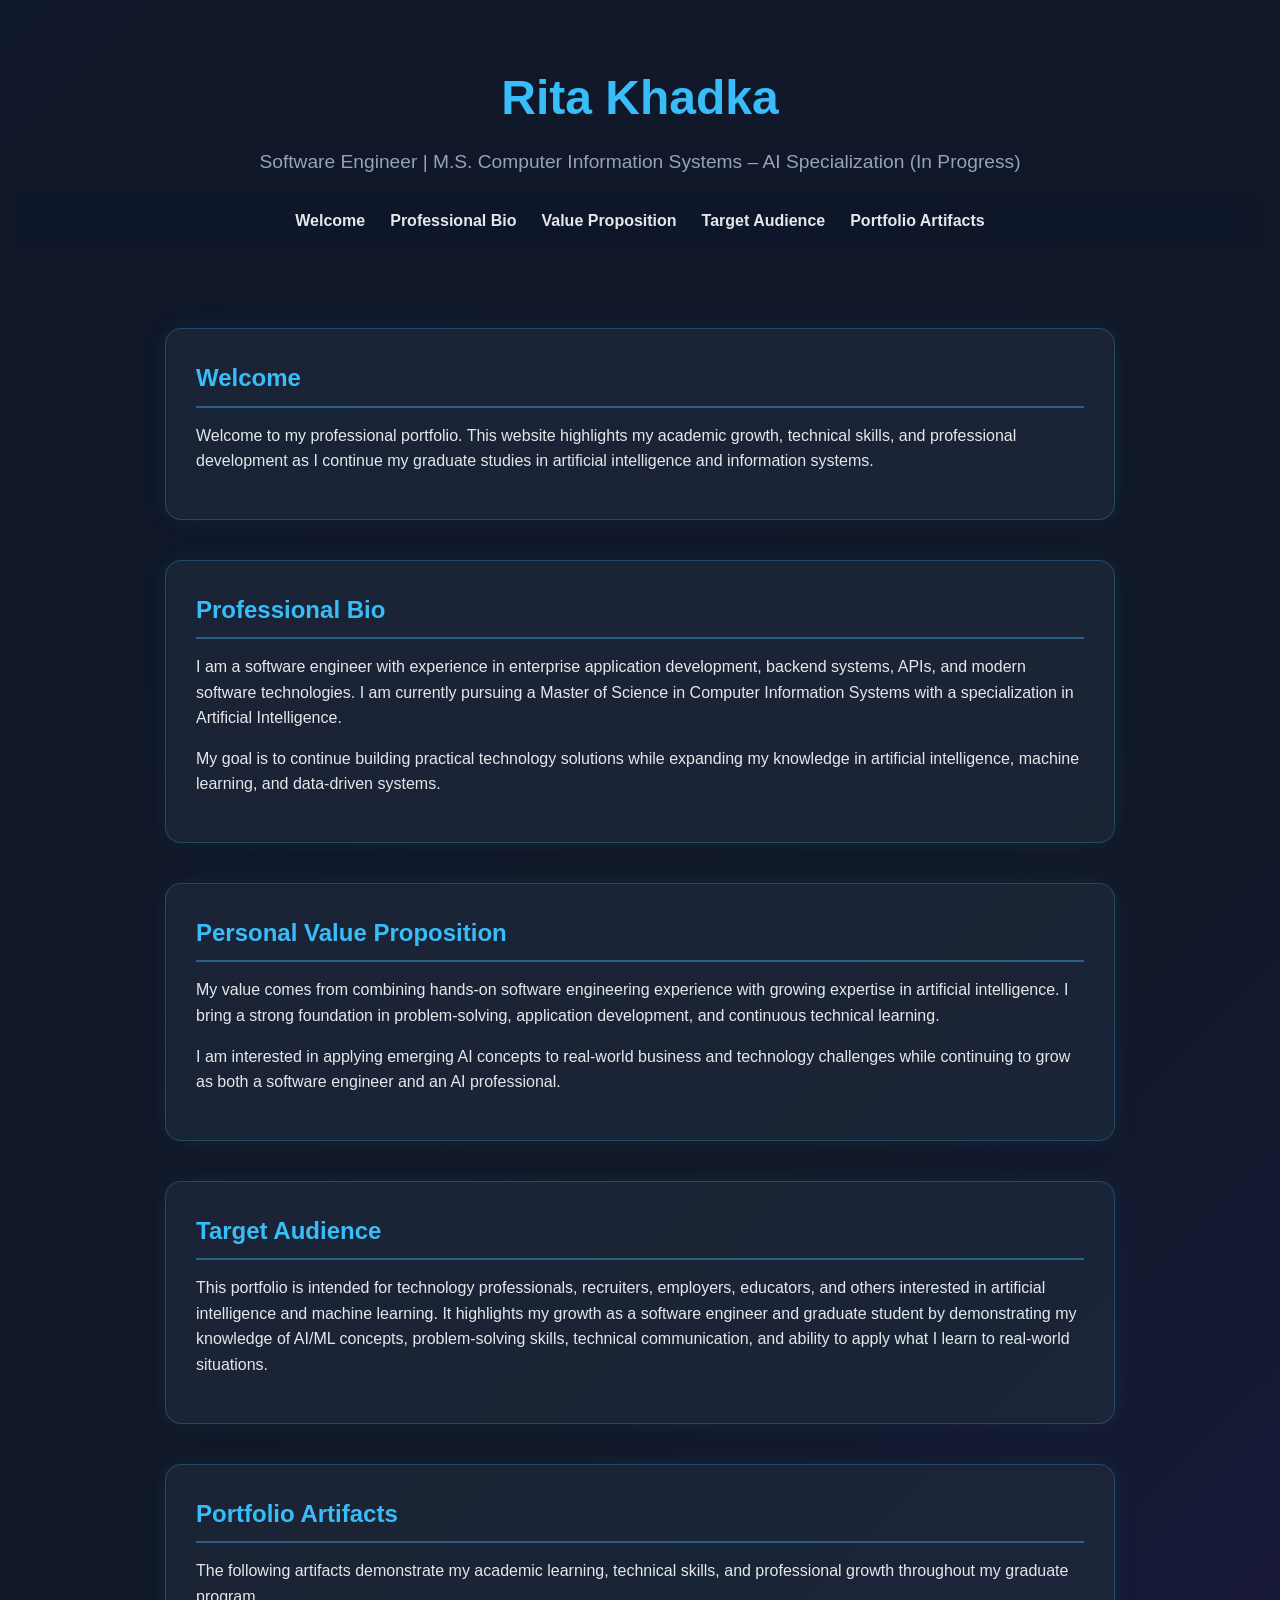
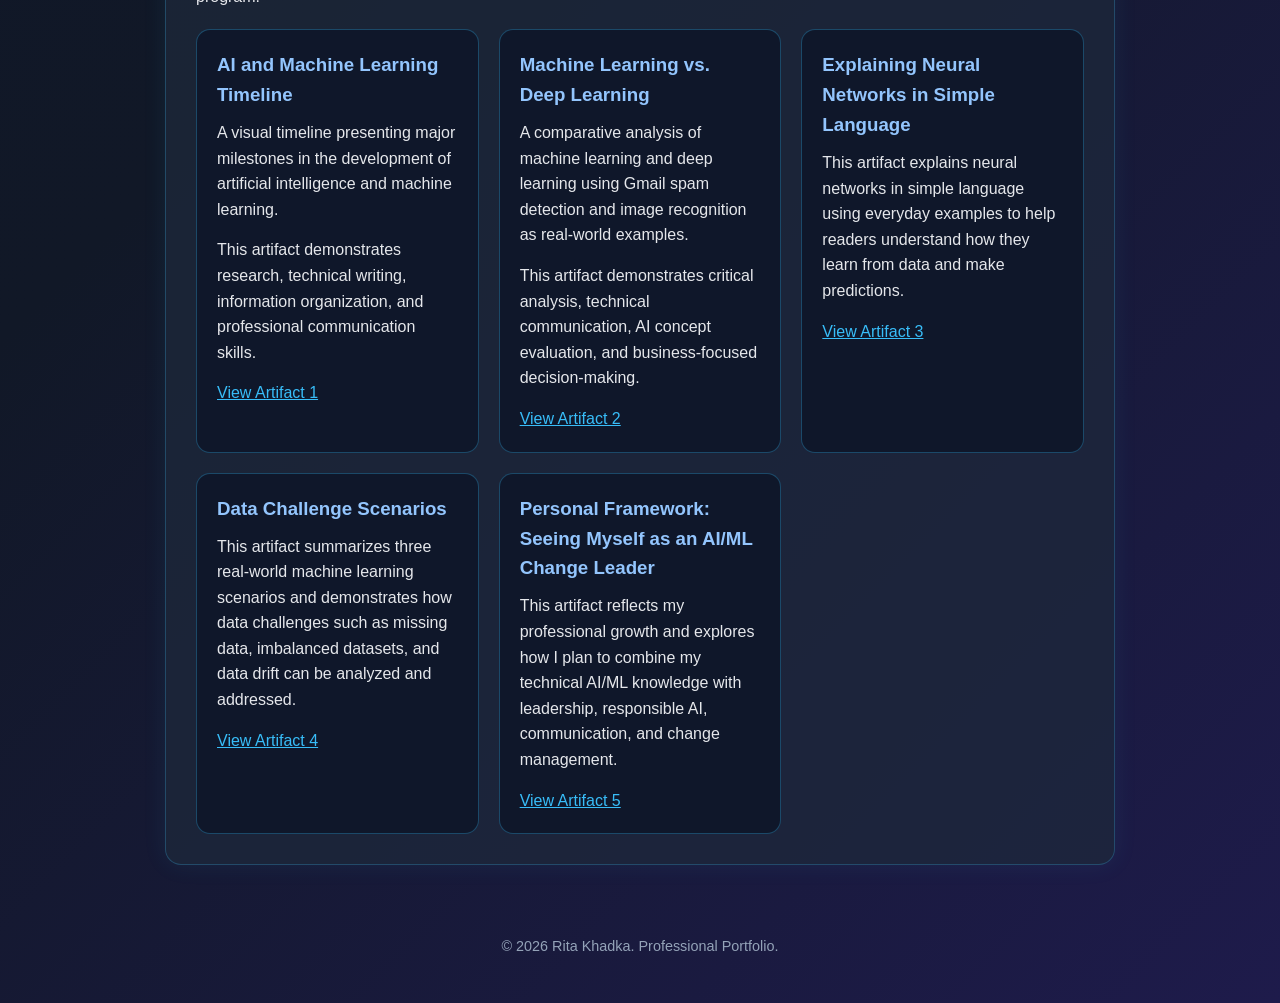
<file: index.html>
<!DOCTYPE html>
<html lang="en">
<head>
  <meta charset="UTF-8">
  <meta name="viewport" content="width=device-width, initial-scale=1.0">

  <title>Rita Khadka | Professional Portfolio</title>

  <link rel="stylesheet" href="style.css">
</head>

<body>

  <header>
    <h1>Rita Khadka</h1>

    <p>
      Software Engineer | M.S. Computer Information Systems – AI Specialization (In Progress)
    </p>

    <nav>
      <a href="#welcome">Welcome</a>
      <a href="#bio">Professional Bio</a>
      <a href="#value">Value Proposition</a>
      <a href="#audience">Target Audience</a>
      <a href="#artifacts">Portfolio Artifacts</a>
    </nav>
  </header>

  <main>

    <section id="welcome">
      <h2>Welcome</h2>

      <p>
        Welcome to my professional portfolio. This website highlights my academic
        growth, technical skills, and professional development as I continue my
        graduate studies in artificial intelligence and information systems.
      </p>
    </section>

    <section id="bio">
      <h2>Professional Bio</h2>

      <p>
        I am a software engineer with experience in enterprise application
        development, backend systems, APIs, and modern software technologies.
        I am currently pursuing a Master of Science in Computer Information
        Systems with a specialization in Artificial Intelligence.
      </p>

      <p>
        My goal is to continue building practical technology solutions while
        expanding my knowledge in artificial intelligence, machine learning,
        and data-driven systems.
      </p>
    </section>

    <section id="value">
      <h2>Personal Value Proposition</h2>

      <p>
        My value comes from combining hands-on software engineering experience
        with growing expertise in artificial intelligence. I bring a strong
        foundation in problem-solving, application development, and continuous
        technical learning.
      </p>

      <p>
        I am interested in applying emerging AI concepts to real-world business
        and technology challenges while continuing to grow as both a software
        engineer and an AI professional.
      </p>
    </section>

    <section id="audience">
  <h2>Target Audience</h2>

  <p>
    This portfolio is intended for technology professionals, recruiters,
    employers, educators, and others interested in artificial intelligence
    and machine learning. It highlights my growth as a software engineer and
    graduate student by demonstrating my knowledge of AI/ML concepts,
    problem-solving skills, technical communication, and ability to apply
    what I learn to real-world situations.
  </p>
</section>

    <section id="artifacts">
      <h2>Portfolio Artifacts</h2>

      <p>
        The following artifacts demonstrate my academic learning, technical
        skills, and professional growth throughout my graduate program.
      </p>

      <div class="artifact-grid">

        <div class="artifact-card">
          <h3>AI and Machine Learning Timeline</h3>

          <p>
            A visual timeline presenting major milestones in the development
            of artificial intelligence and machine learning.
          </p>

          <p>
            This artifact demonstrates research, technical writing,
            information organization, and professional communication skills.
          </p>

          <a href="ai-timeline.html">View Artifact 1</a>
        </div>

    <div class="artifact-card">
  <h3>Machine Learning vs. Deep Learning</h3>

  <p>
    A comparative analysis of machine learning and deep learning using
    Gmail spam detection and image recognition as real-world examples.
  </p>

  <p>
    This artifact demonstrates critical analysis, technical communication,
    AI concept evaluation, and business-focused decision-making.
  </p>

  <a href="ml-vs-dl.html">View Artifact 2</a>
</div>

<div class="artifact-card">
  <h3>Explaining Neural Networks in Simple Language</h3>

  <p>
    This artifact explains neural networks in simple language using everyday
    examples to help readers understand how they learn from data and make
    predictions.
  </p>

  <a href="neural-networks-simple-language.html">
    View Artifact 3
  </a>
</div>

   <div class="artifact-card">
  <h3>Data Challenge Scenarios</h3>

  <p>
    This artifact summarizes three real-world machine learning scenarios and
    demonstrates how data challenges such as missing data, imbalanced datasets,
    and data drift can be analyzed and addressed.
  </p>

  <a href="data-challenge-scenarios.html">
    View Artifact 4
  </a>
</div>

      <div class="artifact-card">
  <h3>Personal Framework: Seeing Myself as an AI/ML Change Leader</h3>

  <p>
    This artifact reflects my professional growth and explores how I plan
    to combine my technical AI/ML knowledge with leadership, responsible AI,
    communication, and change management.
  </p>

  <a href="ai-ml-change-leader.html">
    View Artifact 5
  </a>
</div>

      </div>
    </section>

  </main>

  <footer>
    <p>&copy; 2026 Rita Khadka. Professional Portfolio.</p>
  </footer>

</body>
</html>
</file>
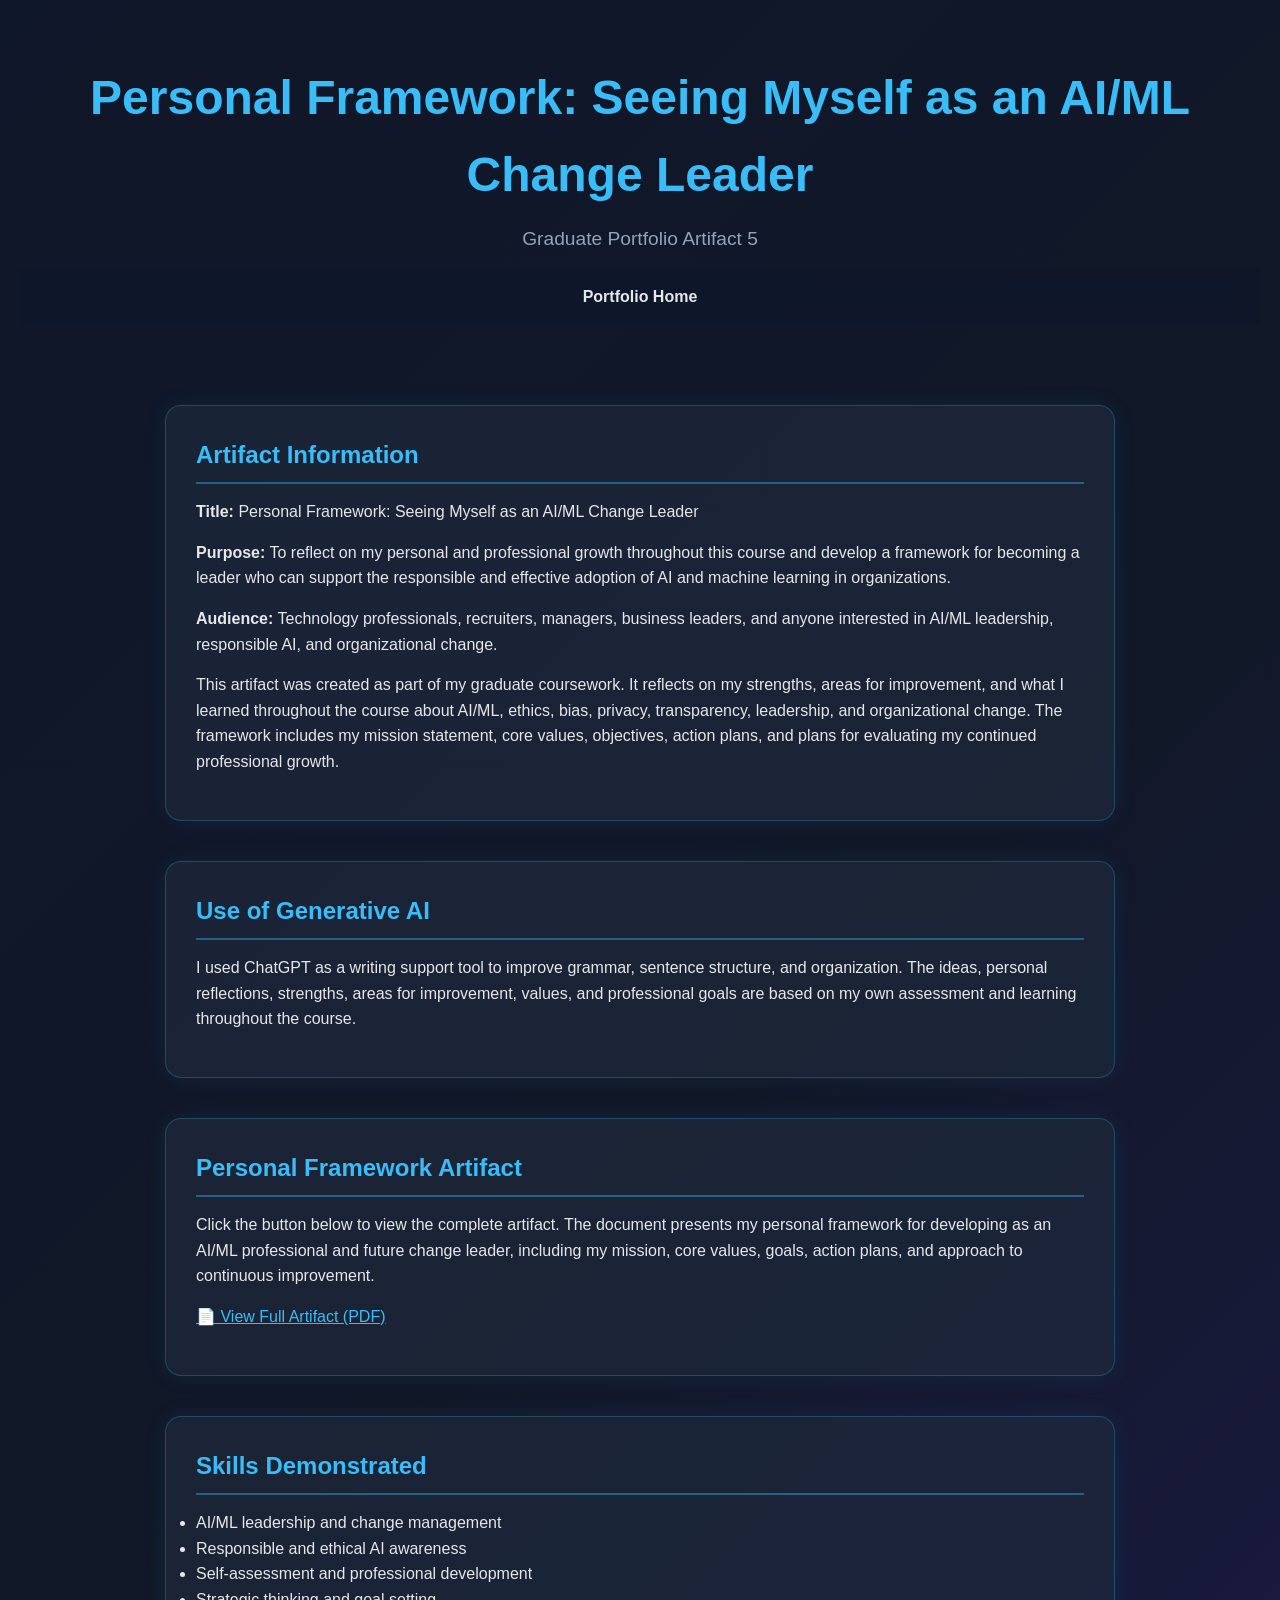
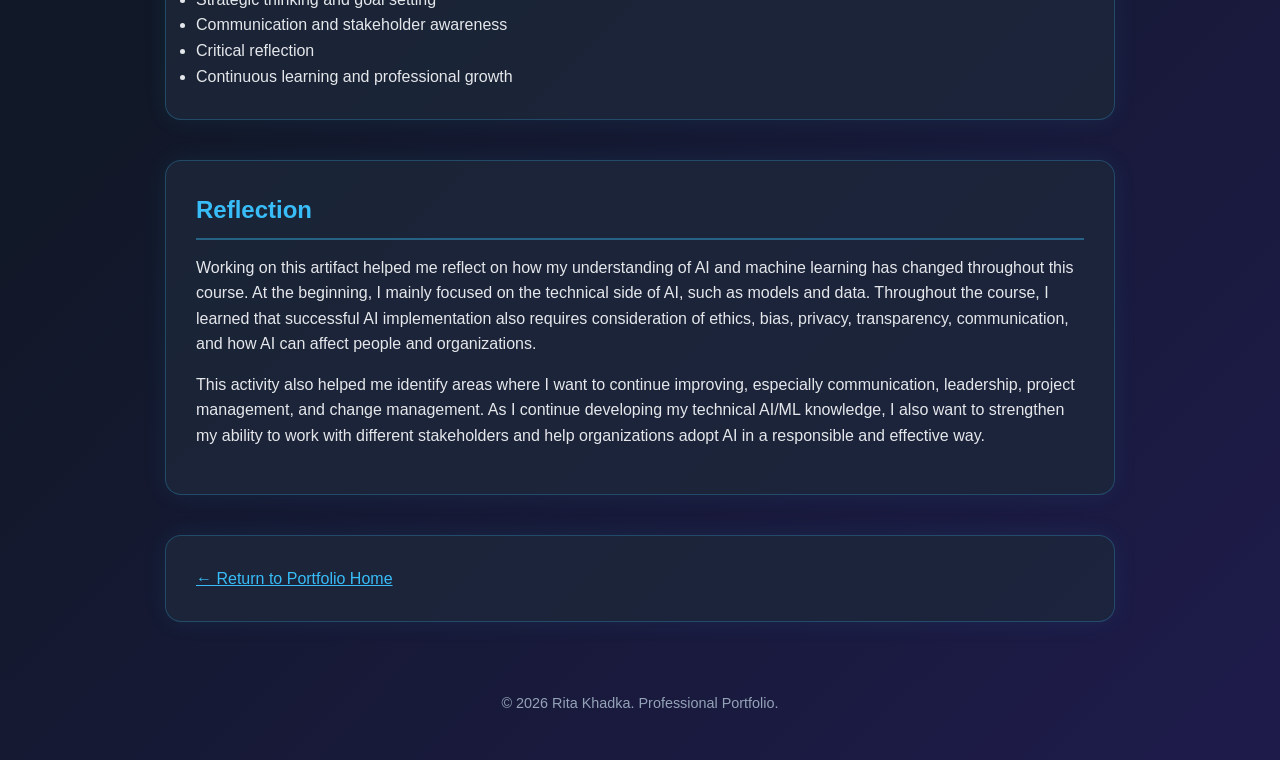
<file: ai-ml-change-leader.html>
<!DOCTYPE html>
<html lang="en">
<head>
  <meta charset="UTF-8">
  <meta name="viewport" content="width=device-width, initial-scale=1.0">

  <title>Personal Framework: AI/ML Change Leader | Rita Khadka</title>

  <link rel="stylesheet" href="style.css">
</head>

<body>

<header>
  <h1>Personal Framework: Seeing Myself as an AI/ML Change Leader</h1>
  <p>Graduate Portfolio Artifact 5</p>

  <nav>
    <a href="index.html">Portfolio Home</a>
  </nav>
</header>

<main>

<section>

<h2>Artifact Information</h2>

<p>
<strong>Title:</strong> Personal Framework: Seeing Myself as an AI/ML Change Leader
</p>

<p>
<strong>Purpose:</strong> To reflect on my personal and professional growth throughout
this course and develop a framework for becoming a leader who can support the responsible
and effective adoption of AI and machine learning in organizations.
</p>

<p>
<strong>Audience:</strong> Technology professionals, recruiters, managers, business
leaders, and anyone interested in AI/ML leadership, responsible AI, and organizational
change.
</p>

<p>
This artifact was created as part of my graduate coursework. It reflects on my strengths,
areas for improvement, and what I learned throughout the course about AI/ML, ethics,
bias, privacy, transparency, leadership, and organizational change. The framework includes
my mission statement, core values, objectives, action plans, and plans for evaluating
my continued professional growth.
</p>

</section>


<section>

<h2>Use of Generative AI</h2>

<p>
I used ChatGPT as a writing support tool to improve grammar, sentence structure,
and organization. The ideas, personal reflections, strengths, areas for improvement,
values, and professional goals are based on my own assessment and learning throughout
the course.
</p>

</section>


<section>

<h2>Personal Framework Artifact</h2>

<p>
Click the button below to view the complete artifact. The document presents my
personal framework for developing as an AI/ML professional and future change leader,
including my mission, core values, goals, action plans, and approach to continuous
improvement.
</p>

<p>
<a href="ai-ml-change-leader.pdf"
target="_blank"
rel="noopener noreferrer"
class="artifact-link">
📄 View Full Artifact (PDF)
</a>
</p>

</section>


<section>

<h2>Skills Demonstrated</h2>

<ul>
  <li>AI/ML leadership and change management</li>
  <li>Responsible and ethical AI awareness</li>
  <li>Self-assessment and professional development</li>
  <li>Strategic thinking and goal setting</li>
  <li>Communication and stakeholder awareness</li>
  <li>Critical reflection</li>
  <li>Continuous learning and professional growth</li>
</ul>

</section>


<section>

<h2>Reflection</h2>

<p>
Working on this artifact helped me reflect on how my understanding of AI and machine
learning has changed throughout this course. At the beginning, I mainly focused on the
technical side of AI, such as models and data. Throughout the course, I learned that
successful AI implementation also requires consideration of ethics, bias, privacy,
transparency, communication, and how AI can affect people and organizations.
</p>

<p>
This activity also helped me identify areas where I want to continue improving,
especially communication, leadership, project management, and change management.
As I continue developing my technical AI/ML knowledge, I also want to strengthen my
ability to work with different stakeholders and help organizations adopt AI in a
responsible and effective way.
</p>

</section>


<section>
  <a href="index.html">← Return to Portfolio Home</a>
</section>

</main>

<footer>
  <p>&copy; 2026 Rita Khadka. Professional Portfolio.</p>
</footer>

</body>
</html>
</file>
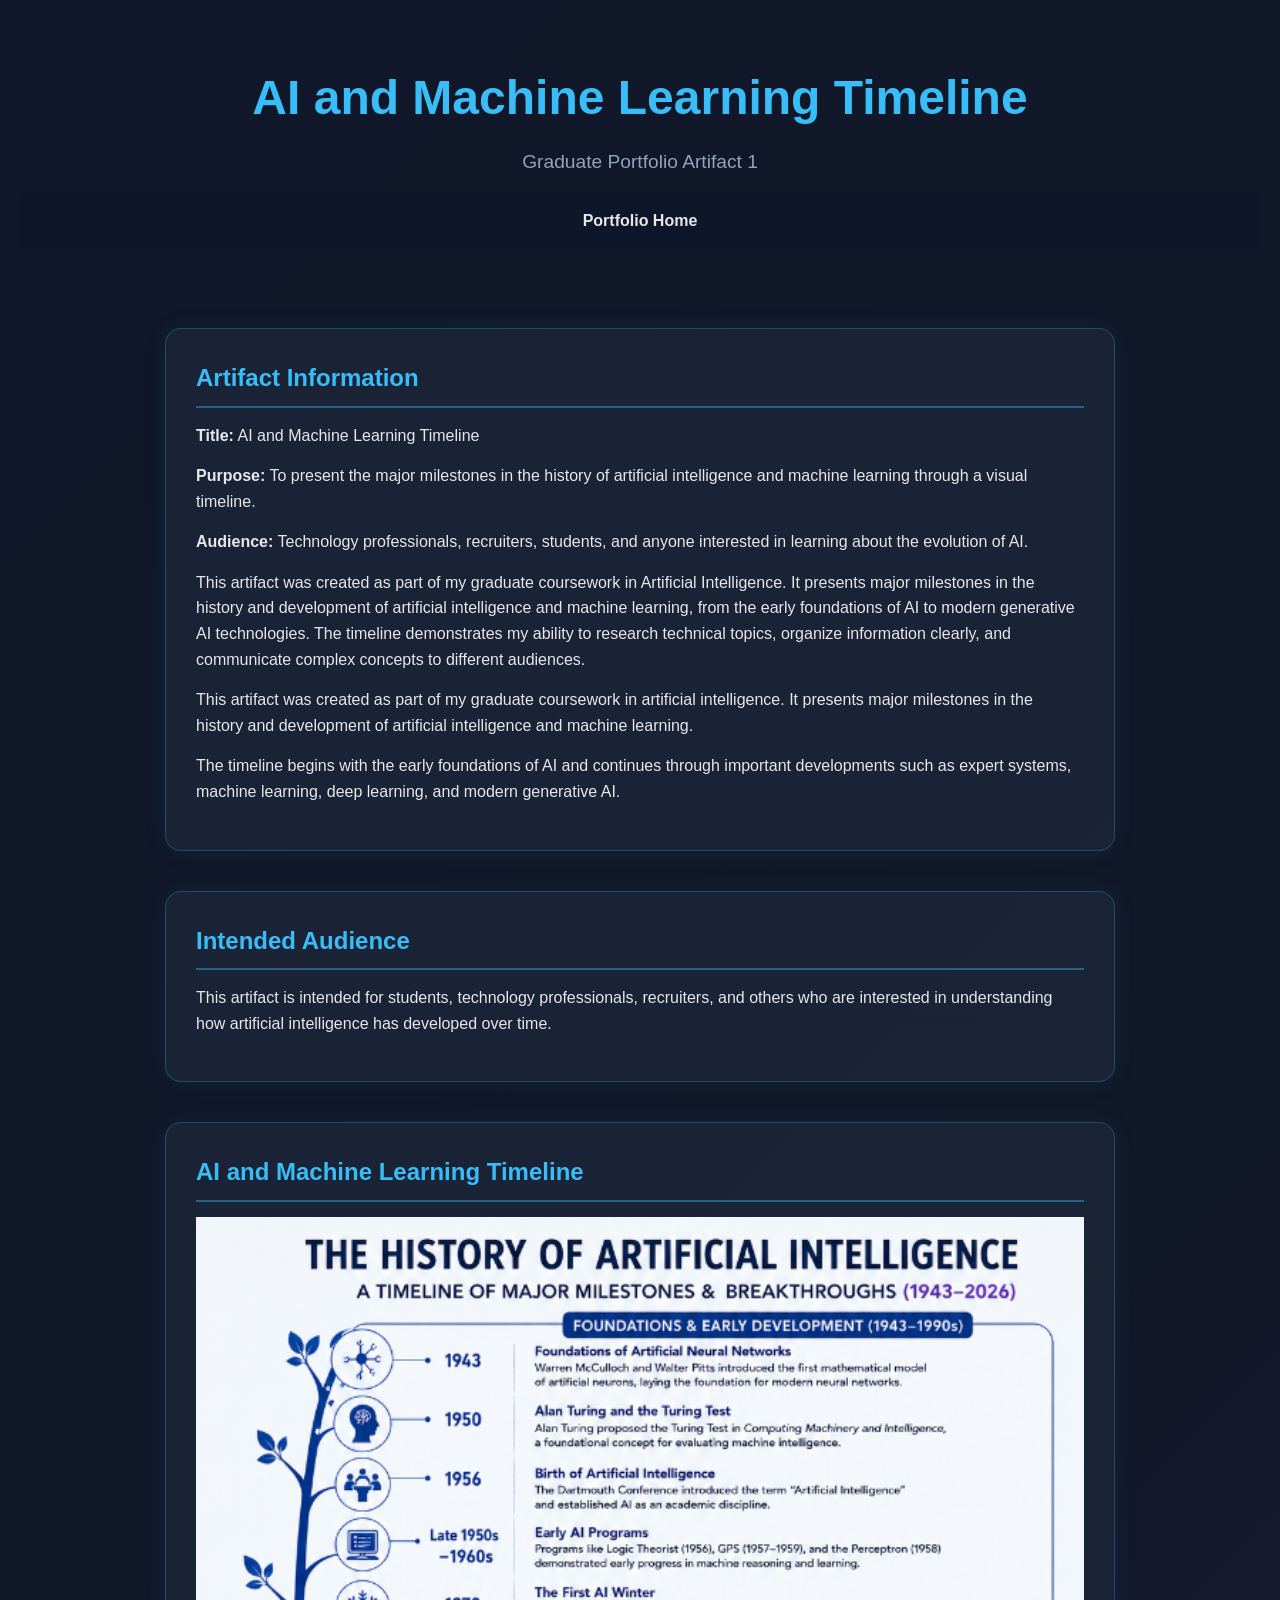
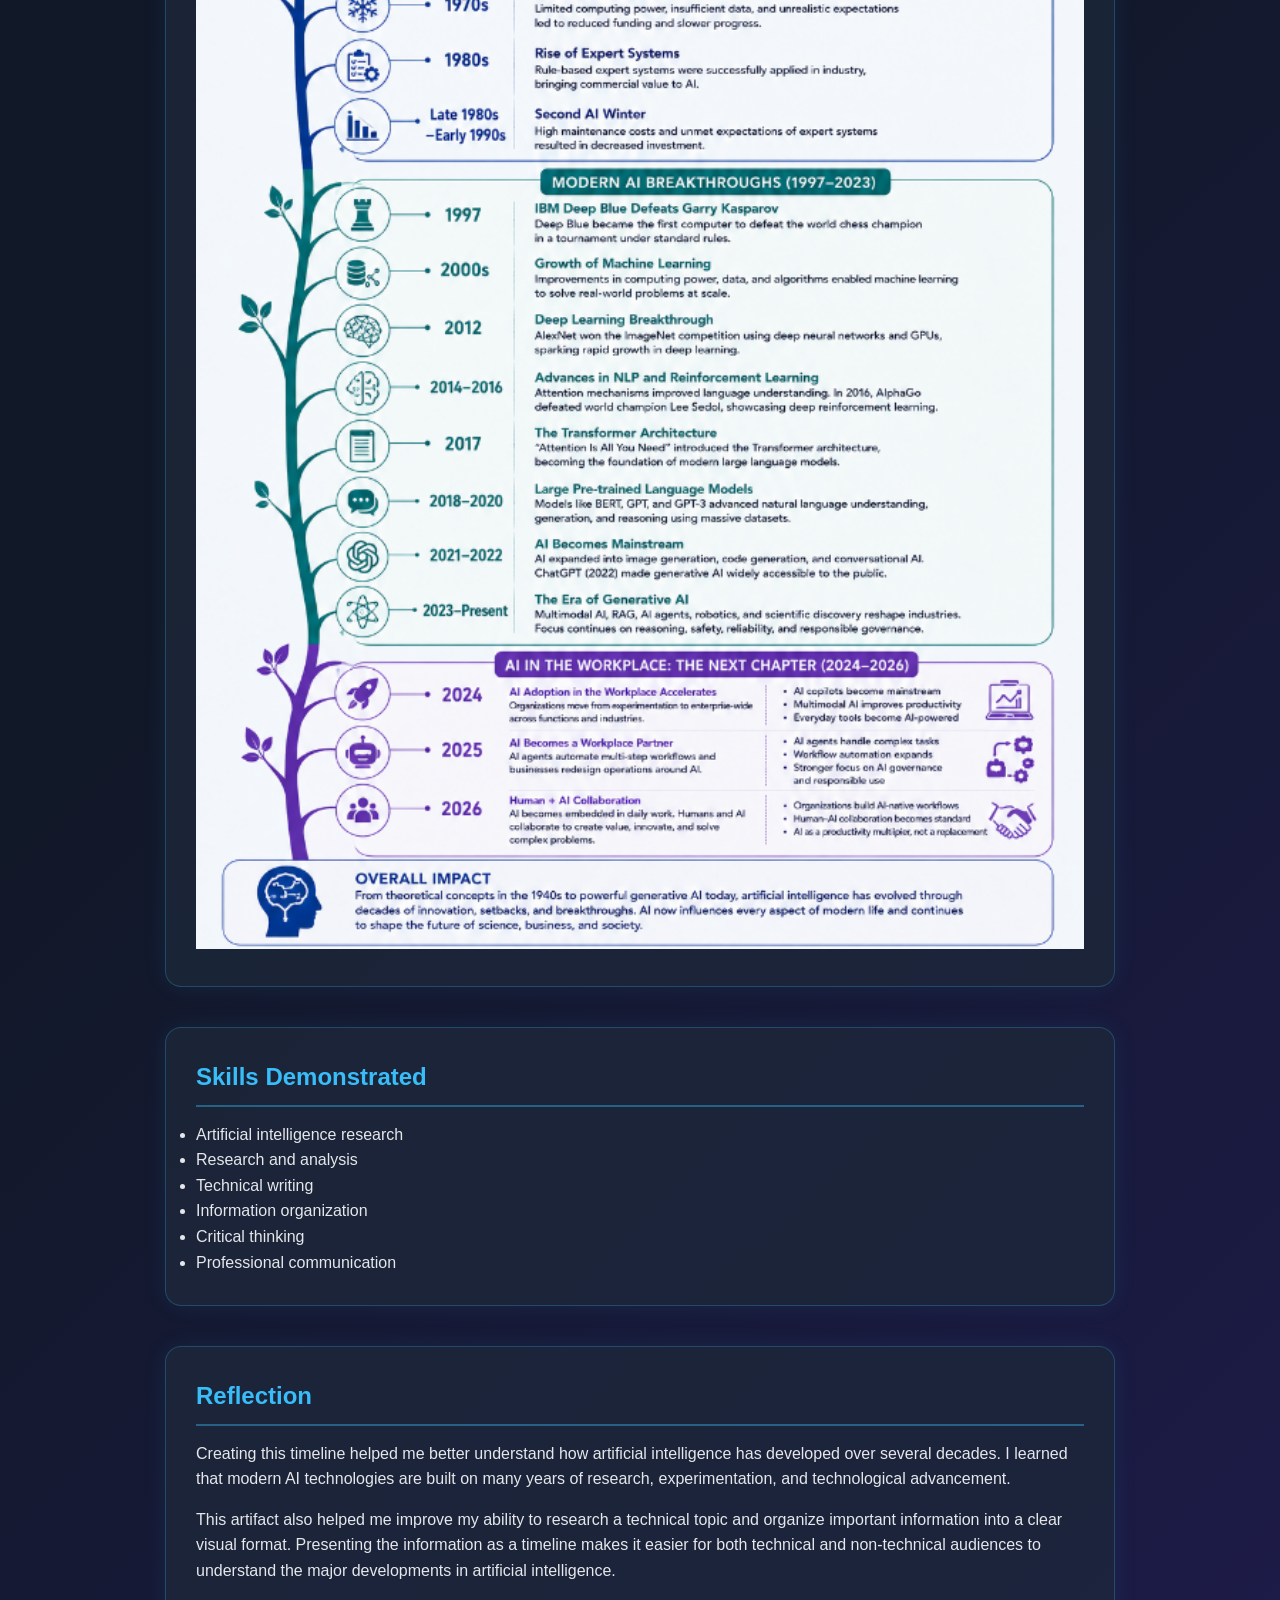
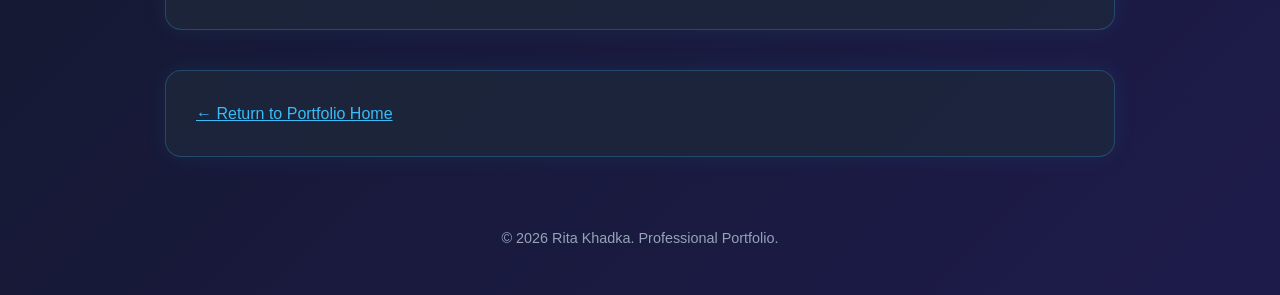
<file: ai-timeline.html>
<!DOCTYPE html>
<html lang="en">
<head>
  <meta charset="UTF-8">
  <meta name="viewport" content="width=device-width, initial-scale=1.0">

  <title>AI and ML Timeline | Rita Khadka</title>

  <link rel="stylesheet" href="style.css">
</head>

<body>

  <header>
    <h1>AI and Machine Learning Timeline</h1>
    <p>Graduate Portfolio Artifact 1</p>

    <nav>
      <a href="index.html">Portfolio Home</a>
    </nav>
  </header>

  <main>

    <section>
     <h2>Artifact Information</h2>

<p><strong>Title:</strong> AI and Machine Learning Timeline</p>

<p><strong>Purpose:</strong> To present the major milestones in the history of artificial intelligence and machine learning through a visual timeline.</p>

<p><strong>Audience:</strong> Technology professionals, recruiters, students, and anyone interested in learning about the evolution of AI.</p>

<p>
This artifact was created as part of my graduate coursework in Artificial Intelligence.
It presents major milestones in the history and development of artificial intelligence
and machine learning, from the early foundations of AI to modern generative AI technologies.
The timeline demonstrates my ability to research technical topics, organize information
clearly, and communicate complex concepts to different audiences.
</p>

      <p>
        This artifact was created as part of my graduate coursework in
        artificial intelligence. It presents major milestones in the history
        and development of artificial intelligence and machine learning.
      </p>

      <p>
        The timeline begins with the early foundations of AI and continues
        through important developments such as expert systems, machine
        learning, deep learning, and modern generative AI.
      </p>
    </section>

    <section>
      <h2>Intended Audience</h2>

      <p>
        This artifact is intended for students, technology professionals,
        recruiters, and others who are interested in understanding how
        artificial intelligence has developed over time.
      </p>
    </section>

    <section>
      <h2>AI and Machine Learning Timeline</h2>

      <img
        src="ai-ml-timeline.png"
        alt="Timeline showing major milestones in artificial intelligence and machine learning"
        style="width: 100%; max-width: 1100px; height: auto;"
      >
    </section>

    <section>
      <h2>Skills Demonstrated</h2>

      <ul>
    <li>Artificial intelligence research</li>
    <li>Research and analysis</li>
    <li>Technical writing</li>
    <li>Information organization</li>
    <li>Critical thinking</li>
    <li>Professional communication</li>
</ul>
    </section>

    <section>
      <h2>Reflection</h2>

      <p>
        Creating this timeline helped me better understand how artificial
        intelligence has developed over several decades. I learned that
        modern AI technologies are built on many years of research,
        experimentation, and technological advancement.
      </p>

      <p>
        This artifact also helped me improve my ability to research a
        technical topic and organize important information into a clear
        visual format. Presenting the information as a timeline makes it
        easier for both technical and non-technical audiences to understand
        the major developments in artificial intelligence.
      </p>
    </section>

    <section>
      <a href="index.html">← Return to Portfolio Home</a>
    </section>

  </main>

  <footer>
    <p>&copy; 2026 Rita Khadka. Professional Portfolio.</p>
  </footer>

</body>
</html>
</file>
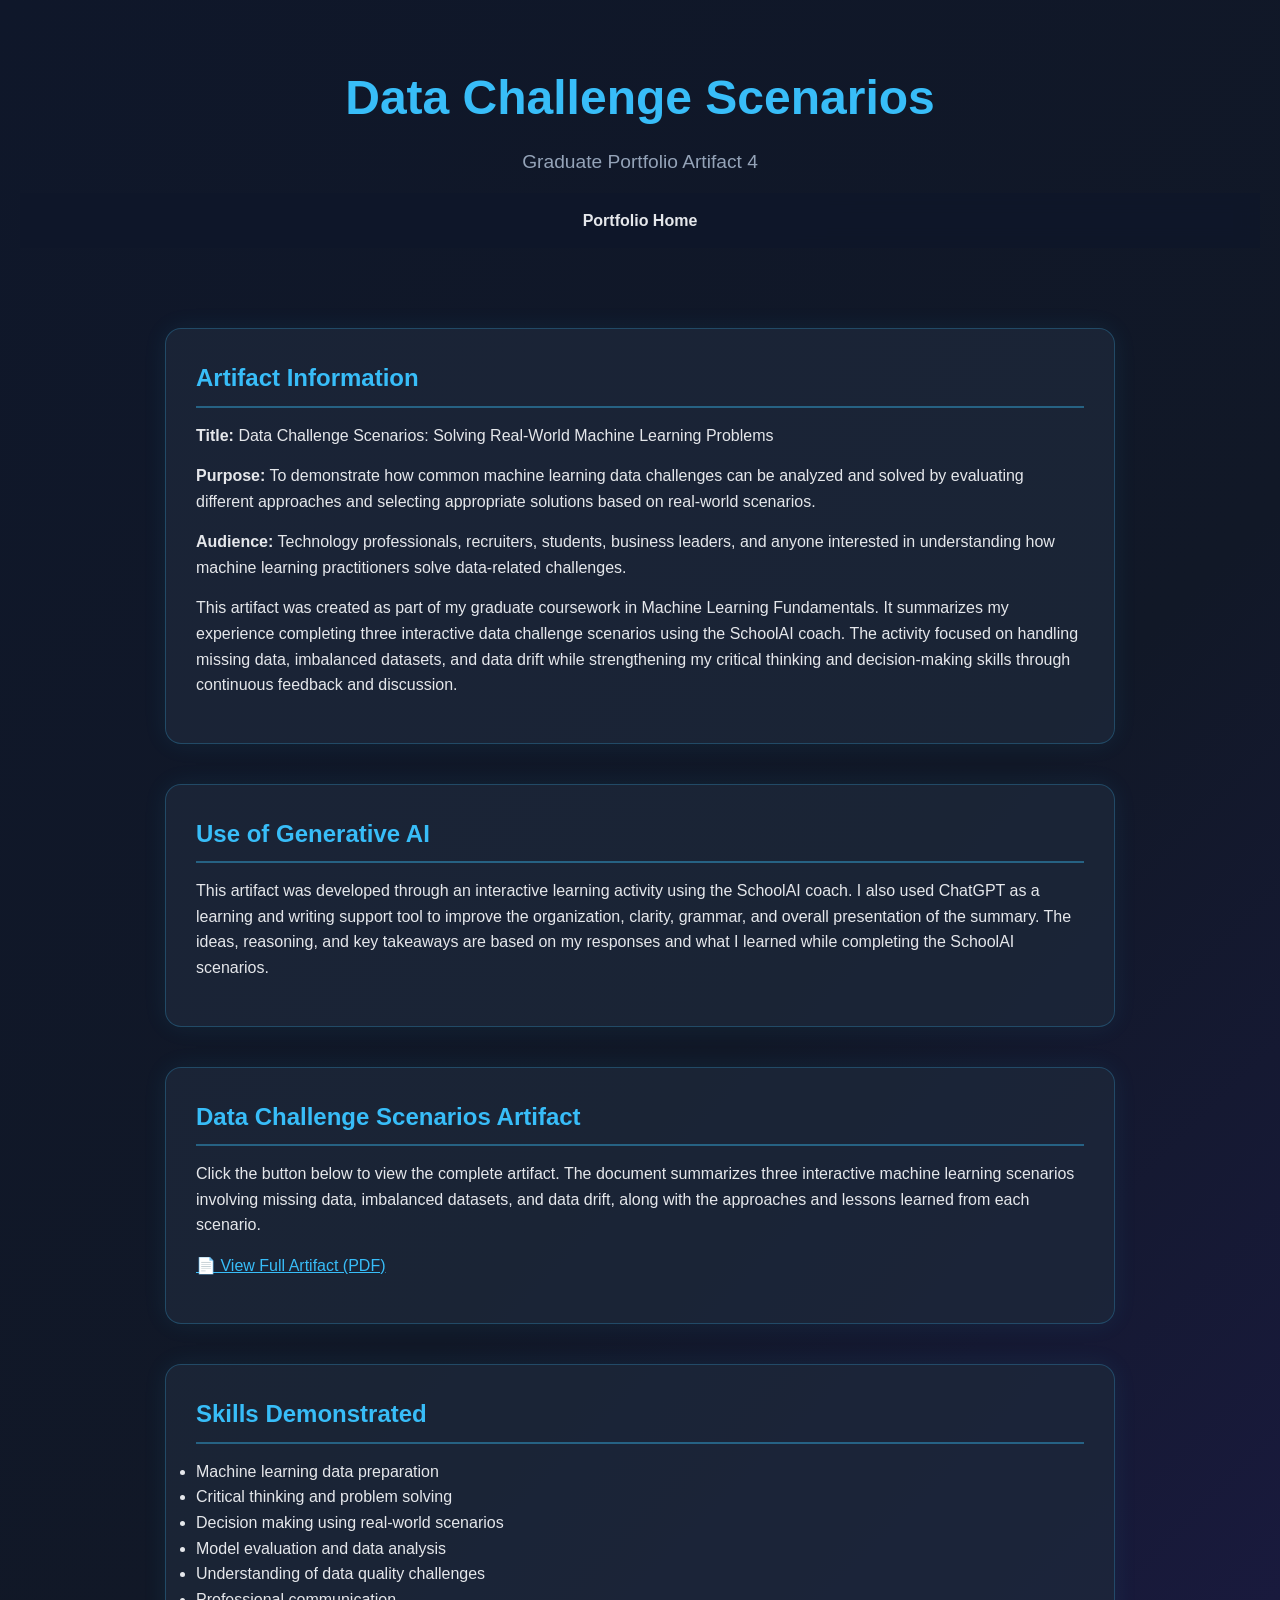
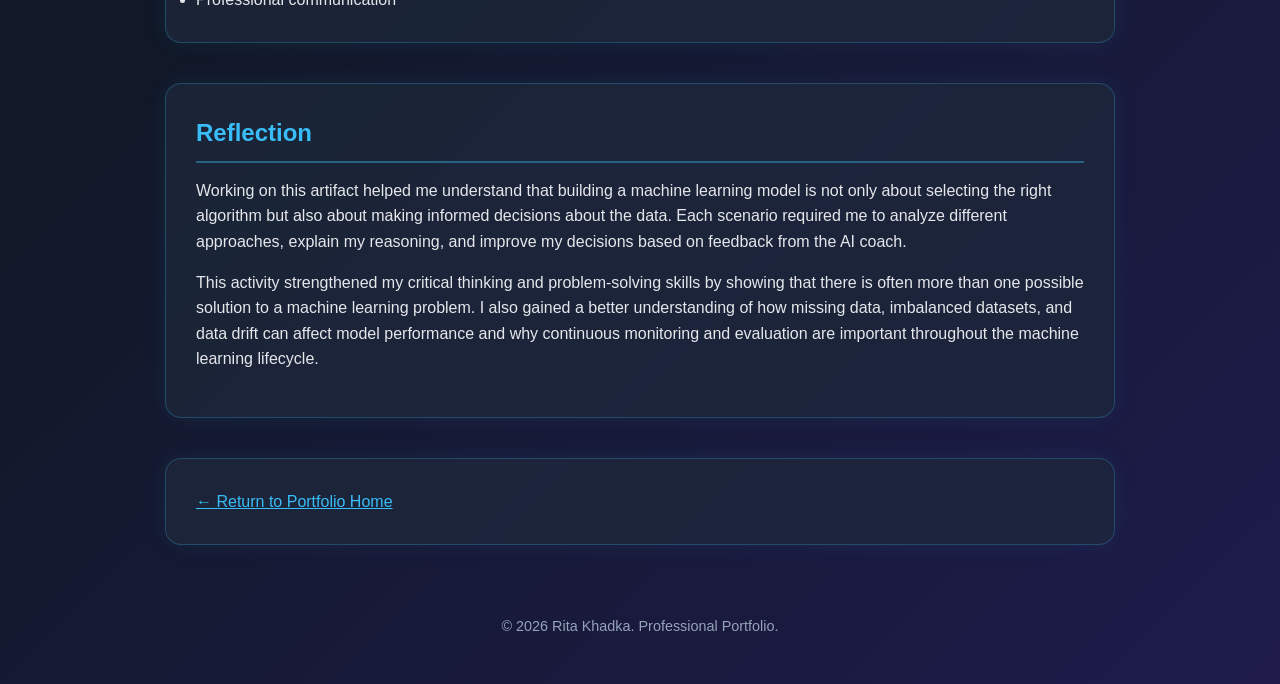
<file: data-challenge-scenarios.html>
<!DOCTYPE html>
<html lang="en">
<head>
  <meta charset="UTF-8">
  <meta name="viewport" content="width=device-width, initial-scale=1.0">

  <title>Data Challenge Scenarios | Rita Khadka</title>

  <link rel="stylesheet" href="style.css">
</head>

<body>

<header>
  <h1>Data Challenge Scenarios</h1>
  <p>Graduate Portfolio Artifact 4</p>

  <nav>
    <a href="index.html">Portfolio Home</a>
  </nav>
</header>

<main>

<section>

<h2>Artifact Information</h2>

<p><strong>Title:</strong> Data Challenge Scenarios: Solving Real-World Machine Learning Problems</p>

<p><strong>Purpose:</strong> To demonstrate how common machine learning data challenges can be analyzed and solved by evaluating different approaches and selecting appropriate solutions based on real-world scenarios.</p>

<p><strong>Audience:</strong> Technology professionals, recruiters, students, business leaders, and anyone interested in understanding how machine learning practitioners solve data-related challenges.</p>

<p>
This artifact was created as part of my graduate coursework in Machine Learning Fundamentals.
It summarizes my experience completing three interactive data challenge scenarios using the
SchoolAI coach. The activity focused on handling missing data, imbalanced datasets, and data
drift while strengthening my critical thinking and decision-making skills through continuous
feedback and discussion.
</p>

</section>



<section>

<h2>Use of Generative AI</h2>

<p>
This artifact was developed through an interactive learning activity using the
SchoolAI coach. I also used ChatGPT as a learning and writing support tool to
improve the organization, clarity, grammar, and overall presentation of the
summary. The ideas, reasoning, and key takeaways are based on my responses and
what I learned while completing the SchoolAI scenarios.
</p>

</section>

<section>

<h2>Data Challenge Scenarios Artifact</h2>

<p>
Click the button below to view the complete artifact. The document summarizes three
interactive machine learning scenarios involving missing data, imbalanced datasets,
and data drift, along with the approaches and lessons learned from each scenario.
</p>

<p>
<a href="data-challenge-scenarios.pdf"
target="_blank"
class="artifact-link">
📄 View Full Artifact (PDF)
</a>
</p>

</section>

<section>

<h2>Skills Demonstrated</h2>

<ul>
<li>Machine learning data preparation</li>
<li>Critical thinking and problem solving</li>
<li>Decision making using real-world scenarios</li>
<li>Model evaluation and data analysis</li>
<li>Understanding of data quality challenges</li>
<li>Professional communication</li>
</ul>

</section>

<section>

<h2>Reflection</h2>

<p>
Working on this artifact helped me understand that building a machine learning model is
not only about selecting the right algorithm but also about making informed decisions
about the data. Each scenario required me to analyze different approaches, explain my
reasoning, and improve my decisions based on feedback from the AI coach.
</p>

<p>
This activity strengthened my critical thinking and problem-solving skills by showing
that there is often more than one possible solution to a machine learning problem.
I also gained a better understanding of how missing data, imbalanced datasets, and
data drift can affect model performance and why continuous monitoring and evaluation
are important throughout the machine learning lifecycle.
</p>

</section>

<section>
<a href="index.html">← Return to Portfolio Home</a>
</section>

</main>

<footer>
<p>&copy; 2026 Rita Khadka. Professional Portfolio.</p>
</footer>

</body>
</html>
</file>
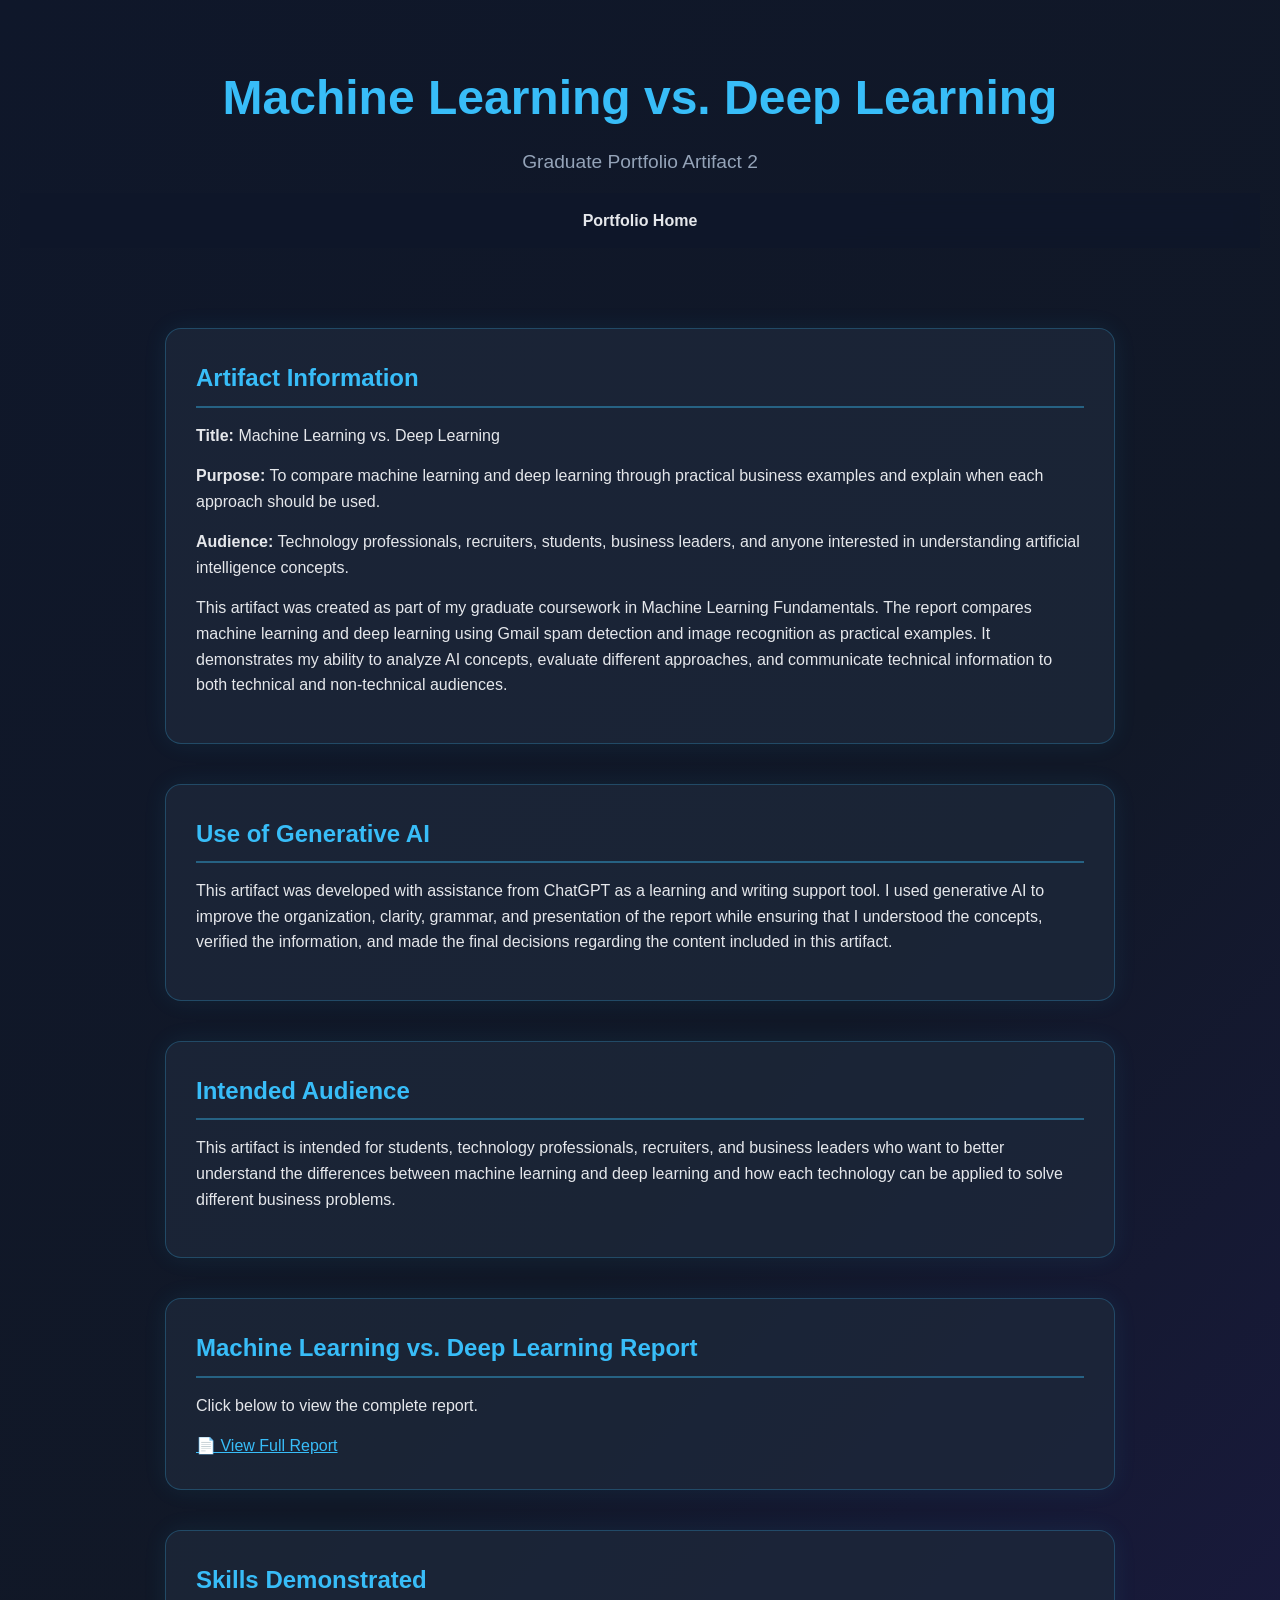
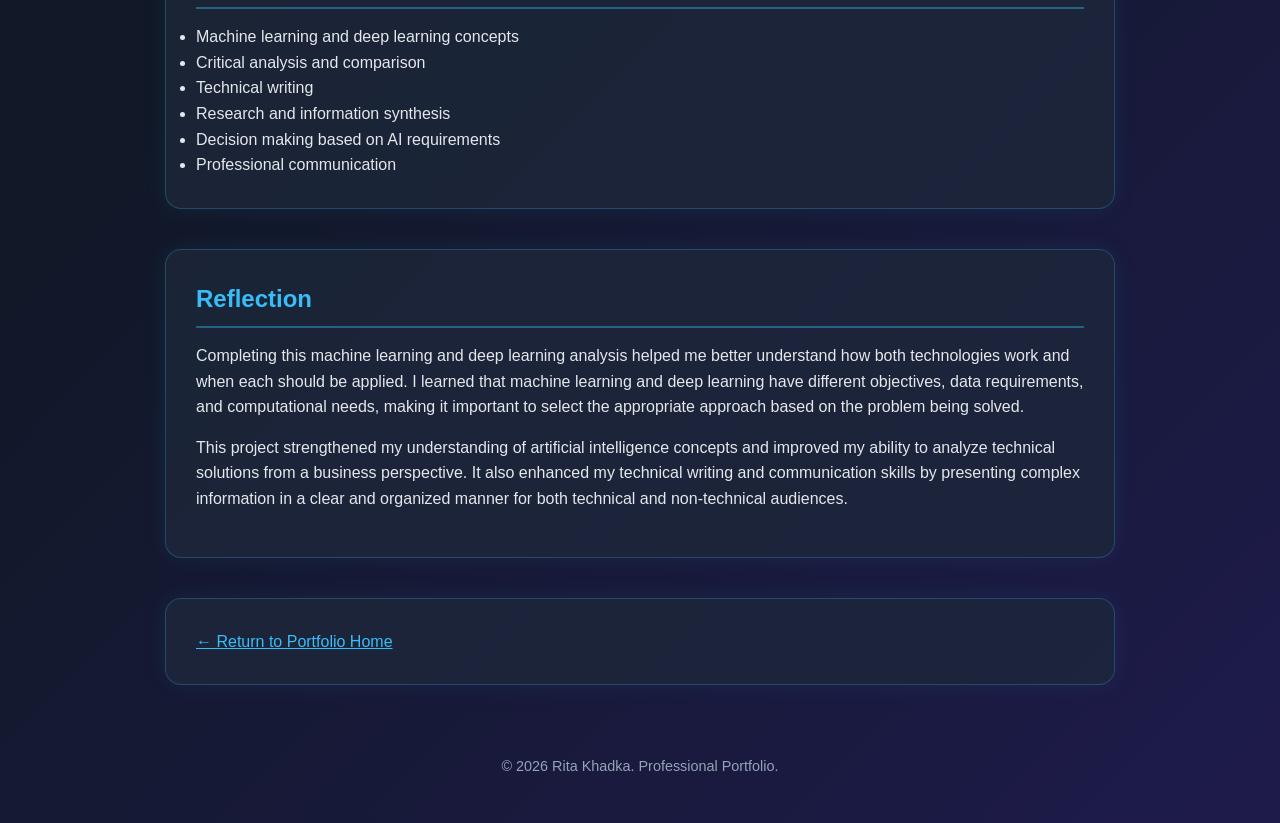
<file: ml-vs-dl.html>
<!DOCTYPE html>
<html lang="en">
<head>
  <meta charset="UTF-8">
  <meta name="viewport" content="width=device-width, initial-scale=1.0">

  <title>Machine Learning vs. Deep Learning | Rita Khadka</title>

  <link rel="stylesheet" href="style.css">
</head>

<body>

  <header>
    <h1>Machine Learning vs. Deep Learning</h1>
    <p>Graduate Portfolio Artifact 2</p>

    <nav>
      <a href="index.html">Portfolio Home</a>
    </nav>
  </header>

  <main>

    <section>

      <h2>Artifact Information</h2>

      <p><strong>Title:</strong> Machine Learning vs. Deep Learning</p>

      <p><strong>Purpose:</strong> To compare machine learning and deep learning through practical business examples and explain when each approach should be used.</p>

      <p><strong>Audience:</strong> Technology professionals, recruiters, students, business leaders, and anyone interested in understanding artificial intelligence concepts.</p>

      <p>
        This artifact was created as part of my graduate coursework in
        Machine Learning Fundamentals. The report compares machine learning
        and deep learning using Gmail spam detection and image recognition
        as practical examples. It demonstrates my ability to analyze AI
        concepts, evaluate different approaches, and communicate technical
        information to both technical and non-technical audiences.
      </p>

    </section>

    <section>

      <h2>Use of Generative AI</h2>

      <p>
        This artifact was developed with assistance from ChatGPT as a learning
        and writing support tool. I used generative AI to improve the
        organization, clarity, grammar, and presentation of the report while
        ensuring that I understood the concepts, verified the information,
        and made the final decisions regarding the content included in this
        artifact.
      </p>

    </section>

    <section>

      <h2>Intended Audience</h2>

      <p>
        This artifact is intended for students, technology professionals,
        recruiters, and business leaders who want to better understand the
        differences between machine learning and deep learning and how each
        technology can be applied to solve different business problems.
      </p>

    </section>

    <section>

      <h2>Machine Learning vs. Deep Learning Report</h2>

      <p>
        Click below to view the complete report.
      </p>

      <a href="machine-learning-vs-deep-learning.pdf"
         target="_blank">
         📄 View Full Report
      </a>

    </section>

    <section>

      <h2>Skills Demonstrated</h2>

      <ul>
        <li>Machine learning and deep learning concepts</li>
        <li>Critical analysis and comparison</li>
        <li>Technical writing</li>
        <li>Research and information synthesis</li>
        <li>Decision making based on AI requirements</li>
        <li>Professional communication</li>
      </ul>

    </section>

    <section>

      <h2>Reflection</h2>

      <p>
        Completing this machine learning and deep learning analysis helped me
        better understand how both technologies work and when each should be
        applied. I learned that machine learning and deep learning have
        different objectives, data requirements, and computational needs,
        making it important to select the appropriate approach based on the
        problem being solved.
      </p>

      <p>
        This project strengthened my understanding of artificial intelligence
        concepts and improved my ability to analyze technical solutions from a
        business perspective. It also enhanced my technical writing and
        communication skills by presenting complex information in a clear and
        organized manner for both technical and non-technical audiences.
      </p>

    </section>

    <section>
      <a href="index.html">← Return to Portfolio Home</a>
    </section>

  </main>

  <footer>
    <p>&copy; 2026 Rita Khadka. Professional Portfolio.</p>
  </footer>

</body>
</html>
</file>
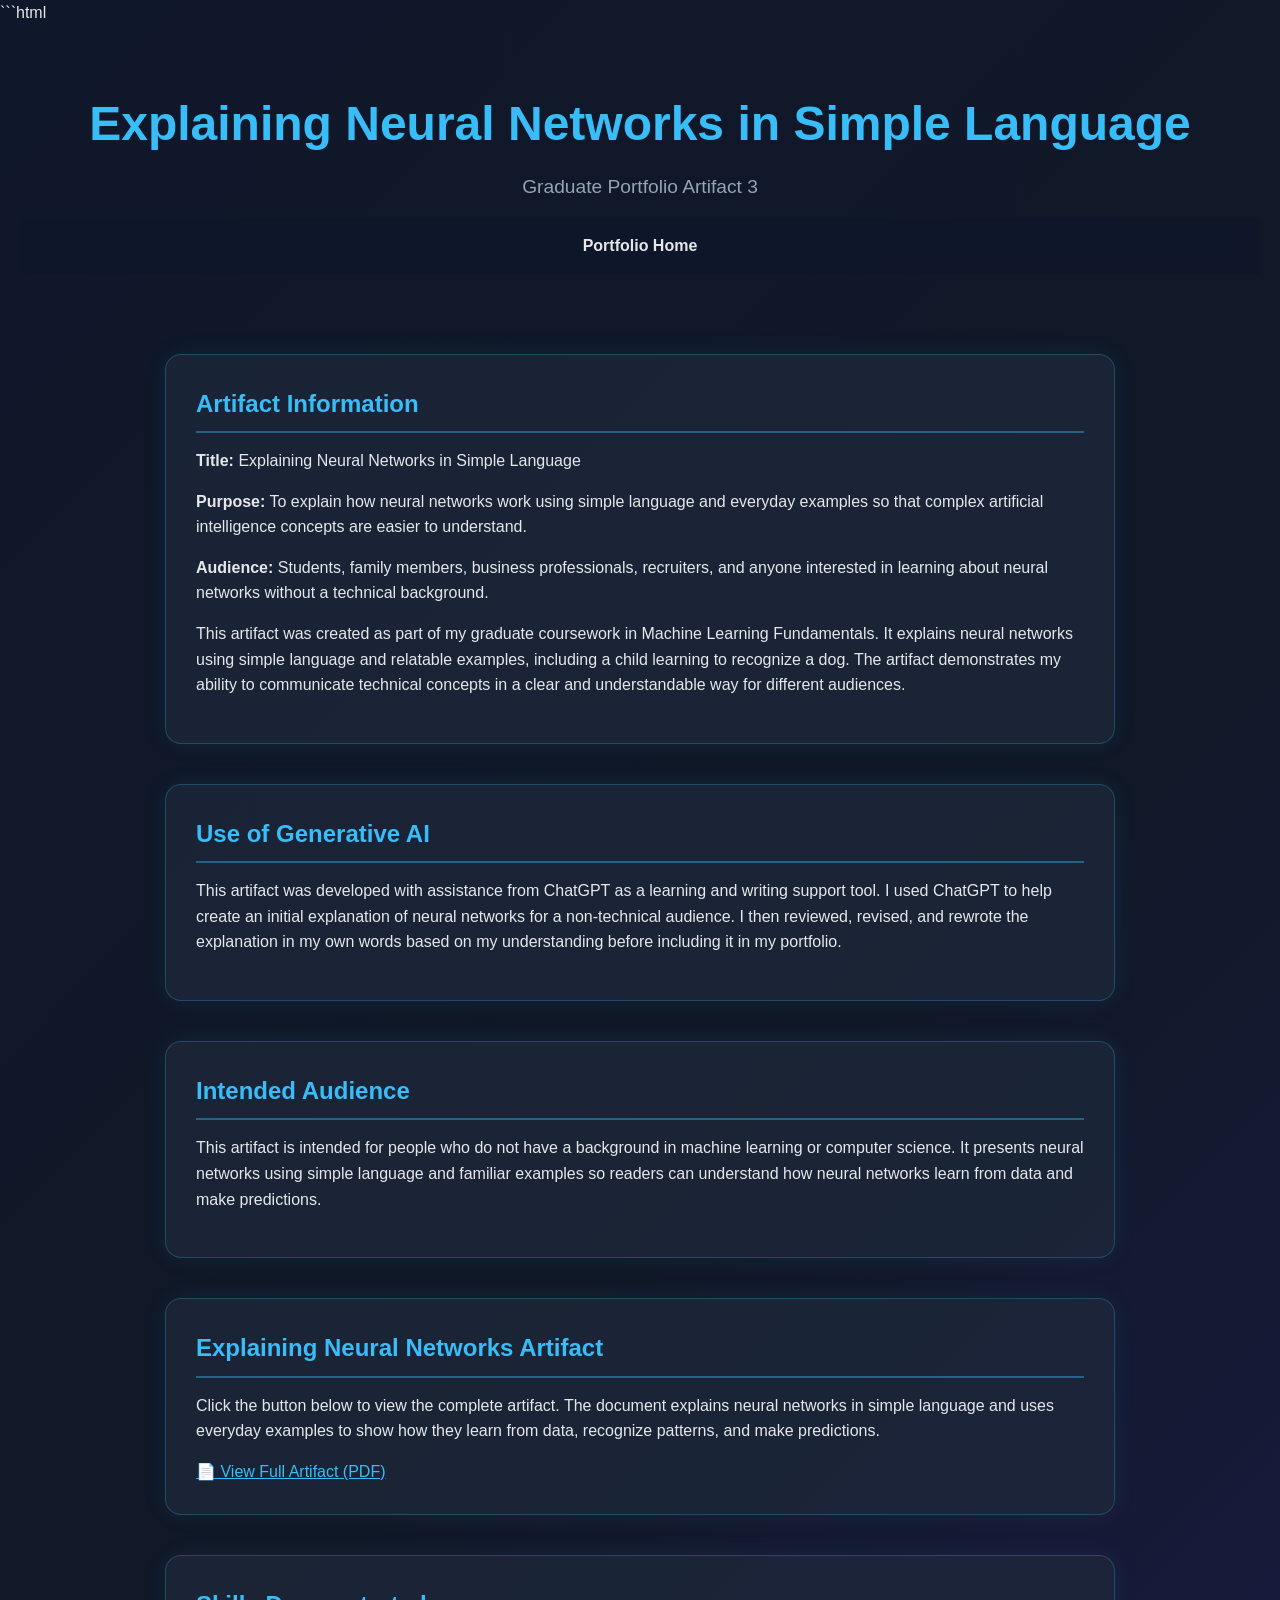
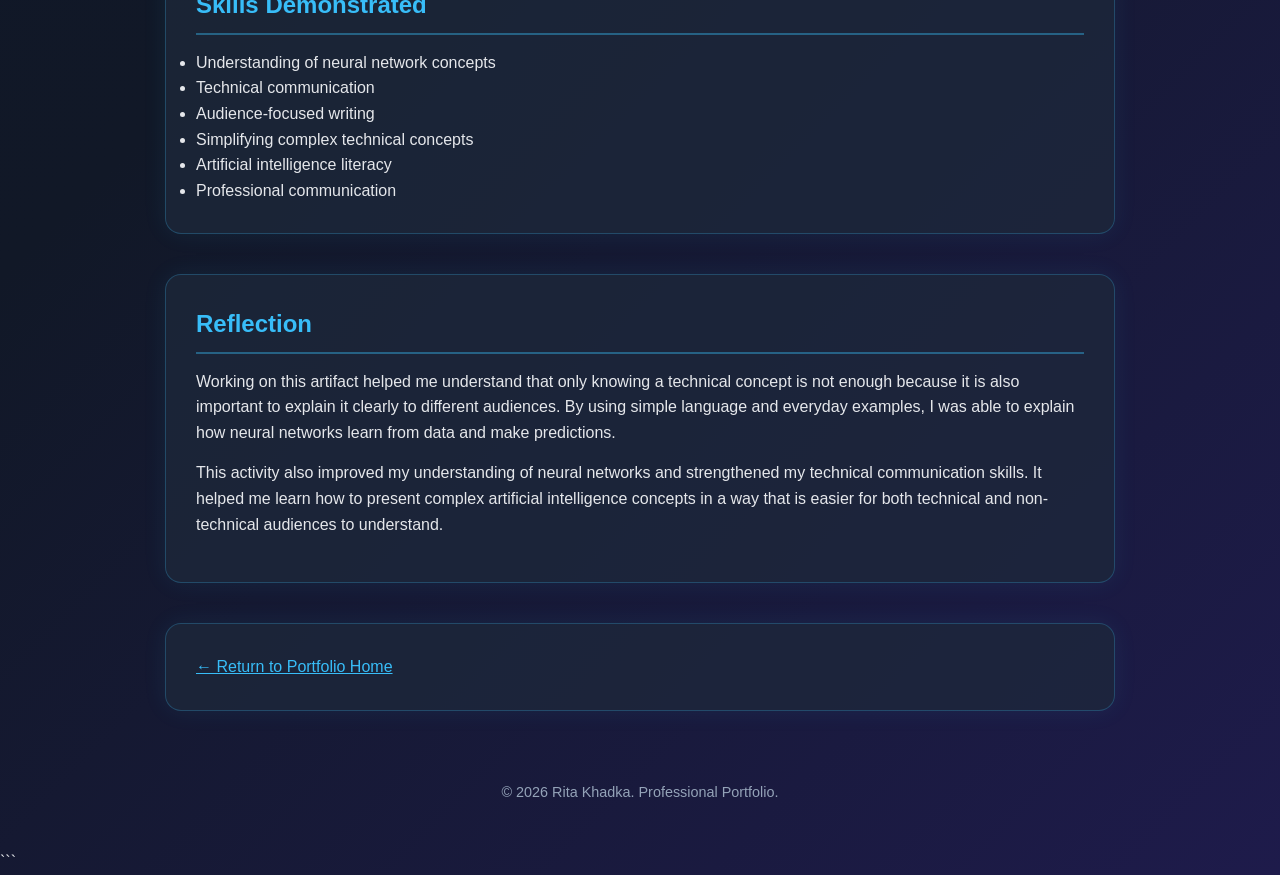
<file: neural-networks-simple-language.html>
```html
<!DOCTYPE html>
<html lang="en">
<head>
  <meta charset="UTF-8">
  <meta name="viewport" content="width=device-width, initial-scale=1.0">

  <title>Explaining Neural Networks in Simple Language | Rita Khadka</title>

  <link rel="stylesheet" href="style.css">
</head>

<body>

  <header>
    <h1>Explaining Neural Networks in Simple Language</h1>
    <p>Graduate Portfolio Artifact 3</p>

    <nav>
      <a href="index.html">Portfolio Home</a>
    </nav>
  </header>

  <main>

    <section>

      <h2>Artifact Information</h2>

      <p><strong>Title:</strong> Explaining Neural Networks in Simple Language</p>

      <p><strong>Purpose:</strong> To explain how neural networks work using simple language and everyday examples so that complex artificial intelligence concepts are easier to understand.</p>

      <p><strong>Audience:</strong> Students, family members, business professionals, recruiters, and anyone interested in learning about neural networks without a technical background.</p>

      <p>
        This artifact was created as part of my graduate coursework in
        Machine Learning Fundamentals. It explains neural networks using
        simple language and relatable examples, including a child learning
        to recognize a dog. The artifact demonstrates my ability to
        communicate technical concepts in a clear and understandable way
        for different audiences.
      </p>

    </section>

    <section>

      <h2>Use of Generative AI</h2>

      <p>
        This artifact was developed with assistance from ChatGPT as a
        learning and writing support tool. I used ChatGPT to help create an
        initial explanation of neural networks for a non-technical audience.
        I then reviewed, revised, and rewrote the explanation in my own
        words based on my understanding before including it in my portfolio.
      </p>

    </section>

    <section>

      <h2>Intended Audience</h2>

      <p>
        This artifact is intended for people who do not have a background
        in machine learning or computer science. It presents neural networks
        using simple language and familiar examples so readers can understand
        how neural networks learn from data and make predictions.
      </p>

    </section>

    <section>

      <h2>Explaining Neural Networks Artifact</h2>

      <p>
        Click the button below to view the complete artifact. The document
        explains neural networks in simple language and uses everyday
        examples to show how they learn from data, recognize patterns,
        and make predictions.
      </p>

      <a href="neural-networks-simple-language.pdf"
         target="_blank">
         📄 View Full Artifact (PDF)
      </a>

    </section>

    <section>

      <h2>Skills Demonstrated</h2>

      <ul>
        <li>Understanding of neural network concepts</li>
        <li>Technical communication</li>
        <li>Audience-focused writing</li>
        <li>Simplifying complex technical concepts</li>
        <li>Artificial intelligence literacy</li>
        <li>Professional communication</li>
      </ul>

    </section>

    <section>

      <h2>Reflection</h2>

      <p>
        Working on this artifact helped me understand that only knowing a
        technical concept is not enough because it is also important to
        explain it clearly to different audiences. By using simple language
        and everyday examples, I was able to explain how neural networks
        learn from data and make predictions.
      </p>

      <p>
        This activity also improved my understanding of neural networks and
        strengthened my technical communication skills. It helped me learn
        how to present complex artificial intelligence concepts in a way
        that is easier for both technical and non-technical audiences to
        understand.
      </p>

    </section>

    <section>
      <a href="index.html">← Return to Portfolio Home</a>
    </section>

  </main>

  <footer>
    <p>&copy; 2026 Rita Khadka. Professional Portfolio.</p>
  </footer>

</body>
</html>
```
</file>
<file: style.css>
/* Techy + aesthetic portfolio style */

* {
  margin: 0;
  padding: 0;
  box-sizing: border-box;
}

body {
  font-family: "Segoe UI", Arial, sans-serif;
  background: linear-gradient(135deg, #0f172a, #111827, #1e1b4b);
  color: #e5e7eb;
  line-height: 1.6;
  min-height: 100vh;
}

header {
  text-align: center;
  padding: 60px 20px 40px;
}

header h1 {
  font-size: 3rem;
  color: #38bdf8;
  margin-bottom: 10px;
}

header p {
    font-size: 1.2rem;
    color: #94a3b8;
    margin-top: 10px;
}

nav {
  display: flex;
  justify-content: center;
  gap: 25px;
  padding: 15px;
  background: rgba(15, 23, 42, 0.85);
  position: sticky;
  top: 0;
  backdrop-filter: blur(10px);
}

nav a {
  color: #e5e7eb;
  text-decoration: none;
  font-weight: 600;
}

nav a:hover {
  color: #38bdf8;
}

section {
  max-width: 950px;
  margin: 40px auto;
  padding: 30px;
  background: rgba(30, 41, 59, 0.75);
  border: 1px solid rgba(56, 189, 248, 0.25);
  border-radius: 16px;
  box-shadow: 0 0 25px rgba(56, 189, 248, 0.08);
}

h2 {
  color: #38bdf8;
  margin-bottom: 15px;
  border-bottom: 2px solid rgba(56, 189, 248, 0.4);
  padding-bottom: 8px;
}

p {
  margin-bottom: 15px;
}

.artifact-grid {
  display: grid;
  grid-template-columns: repeat(auto-fit, minmax(220px, 1fr));
  gap: 20px;
  margin-top: 20px;
}

.artifact-card {
  background: rgba(15, 23, 42, 0.9);
  border: 1px solid rgba(56, 189, 248, 0.3);
  border-radius: 14px;
  padding: 20px;
  transition: transform 0.3s ease, box-shadow 0.3s ease;
}

.artifact-card:hover {
  transform: translateY(-5px);
  box-shadow: 0 0 18px rgba(56, 189, 248, 0.25);
}

.artifact-card h3 {
  color: #93c5fd;
  margin-bottom: 10px;
}

footer {
  text-align: center;
  padding: 30px;
  color: #94a3b8;
  font-size: 0.9rem;
}

a {
  color: #38bdf8;
}

button,
.btn {
  display: inline-block;
  padding: 10px 18px;
  background: #38bdf8;
  color: #0f172a;
  border-radius: 8px;
  text-decoration: none;
  font-weight: bold;
  border: none;
  cursor: pointer;
}

button:hover,
.btn:hover {
  background: #0ea5e9;
}

/* Mobile friendly */
@media (max-width: 600px) {
  header h1 {
    font-size: 2.2rem;
  }

  nav {
    flex-direction: column;
    align-items: center;
    gap: 10px;
  }

  section {
    margin: 25px 15px;
    padding: 22px;
  }
}
</file>
